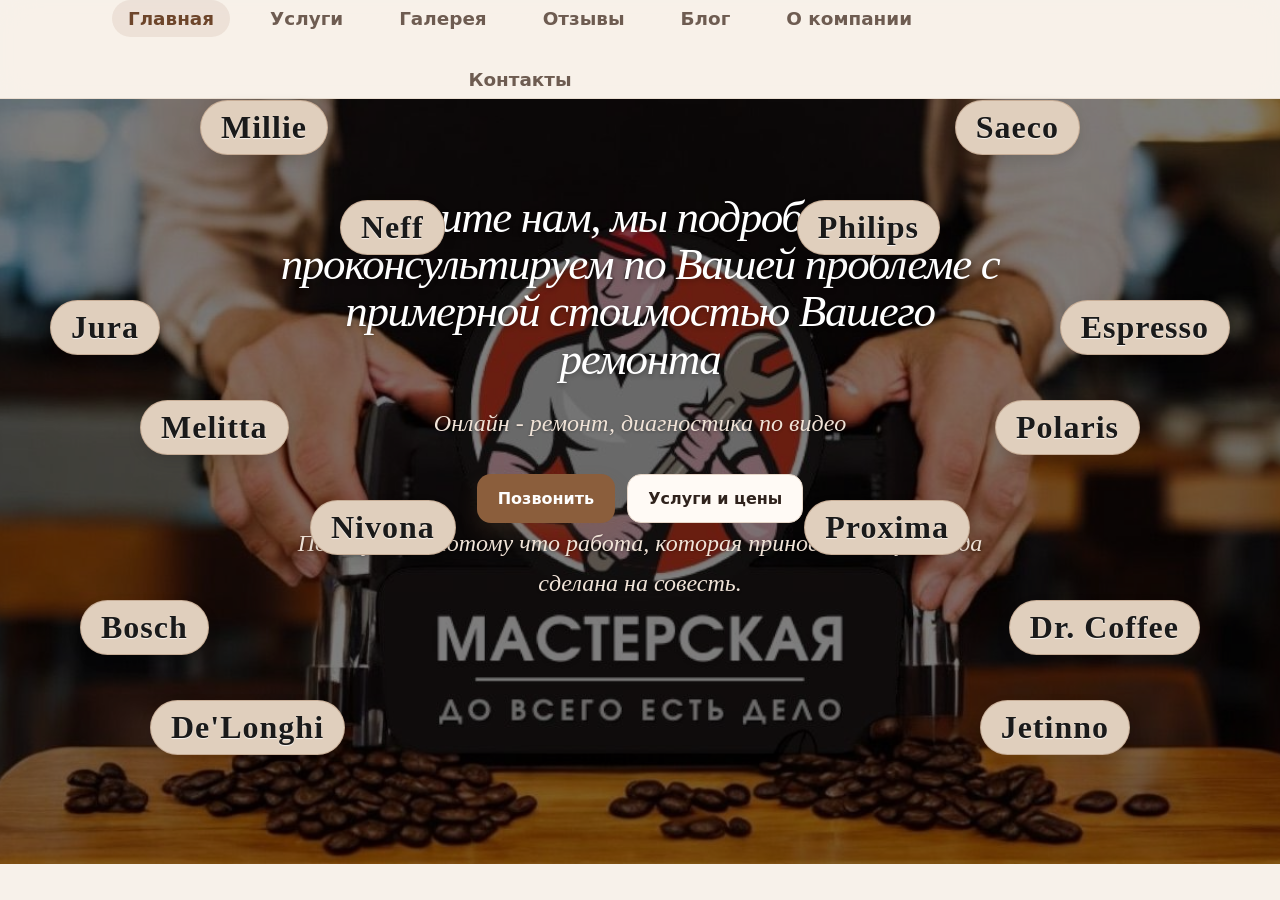
<file: index.html>
<!doctype html>
<html lang="ru">
<head>
  <meta charset="utf-8" />
  <meta name="viewport" content="width=device-width, initial-scale=1" />
  <title>Coffee Repair — ремонт кофемашин</title>
  <link rel="stylesheet" href="css/style.css" />
</head>
<body class="has-corner-logo">
<header>
  <div class="container nav">
    <button class="menu-btn" data-menu-btn type="button">Меню</button>
    <nav class="nav-links" data-nav-links>
      <a data-nav-link href="index.html">Главная</a>
      <a data-nav-link href="services.html">Услуги</a>
      <a data-nav-link href="gallery.html">Галерея</a>
      <a data-nav-link href="reviews.html">Отзывы</a>
      <a data-nav-link href="blog.html">Блог</a>
      <a data-nav-link href="about.html">О компании</a>
      <a data-nav-link href="contacts.html">Контакты</a>
    </nav>
  </div>
</header>

<div class="brand-float brand-left" style="top: 100px; left: 200px;">Millie</div>
<div class="brand-float brand-left" style="top: 200px; left: 340px;">Neff</div>
<div class="brand-float brand-left" style="top: 300px; left: 50px;">Jura</div>
<div class="brand-float brand-left" style="top: 400px; left: 140px;">Melitta</div>
<div class="brand-float brand-left" style="top: 500px; left: 310px;">Nivona</div>
<div class="brand-float brand-left" style="top: 600px; left: 80px;">Bosch</div>
<div class="brand-float brand-left" style="top: 700px; left: 150px;">De'Longhi</div>

<!-- Правые бренды с уникальными отступами от правого края (right) и сверху (top) -->
<div class="brand-float brand-right" style="top: 100px; right: 200px;">Saeco</div>
<div class="brand-float brand-right" style="top: 200px; right: 340px;">Philips</div>
<div class="brand-float brand-right" style="top: 300px; right: 50px;">Espresso</div>
<div class="brand-float brand-right" style="top: 400px; right: 140px;">Polaris</div>
<div class="brand-float brand-right" style="top: 500px; right: 310px;">Proxima</div>
<div class="brand-float brand-right" style="top: 600px; right: 80px;">Dr. Coffee</div>
<div class="brand-float brand-right" style="top: 700px; right: 150px;">Jetinno</div>

<main>
  <section class="hero-bg" style="background-image: url('images/bgIndex.png');">
    <div class="container hero-centered">
      <div class="hero-content" style="margin-top: -15vh;">
        <h1>Звоните нам, мы подробно Вас проконсультируем по Вашей проблеме с примерной стоимостью Вашего ремонта</h1>
        <p class="lead">Онлайн - ремонт, диагностика по видео</p>
        <div class="btn-row">
          <a class="btn btn-primary" href="contacts.html">Позвонить</a>
          <a class="btn btn-secondary" href="services.html">Услуги и цены</a>
        </div>
        <p class="lead">Почему мы? Потому что работа, которая приносит кайф, всегда сделана на совесть.</p>
      </div>
    </div>
  </section>
</main>

<footer>
</footer>

<script src="js/main.js"></script>
</body>
</html>
</file>
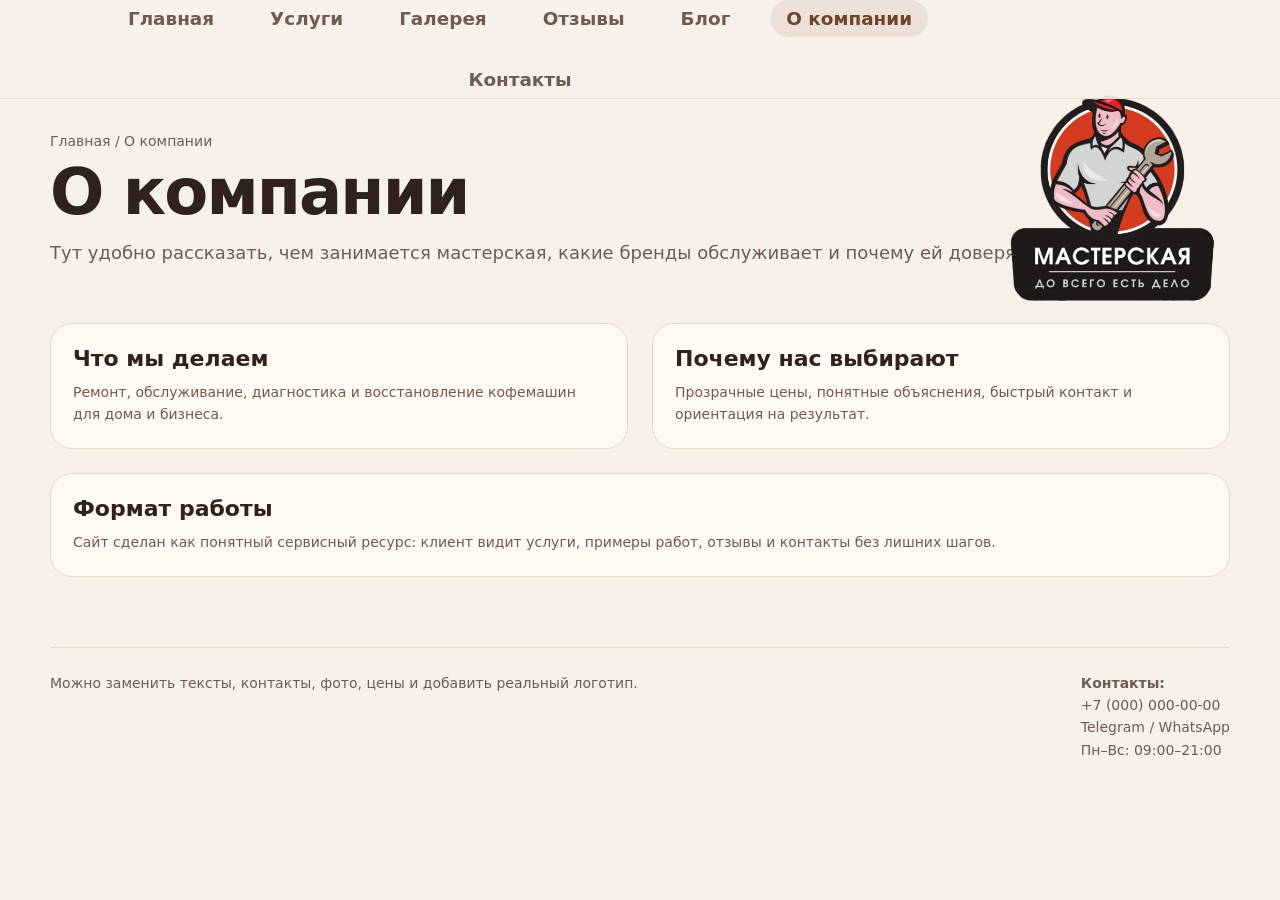
<file: about.html>
<!doctype html>
<html lang="ru">
<head>
  <meta charset="utf-8" />
  <meta name="viewport" content="width=device-width, initial-scale=1" />
  <title>Coffee Repair — название страницы</title>
  <link rel="stylesheet" href="css/style.css" />
</head>
<body class="has-corner-logo">
<header>
  <div class="container nav">
    <button class="menu-btn" data-menu-btn type="button">Меню</button>
    <nav class="nav-links" data-nav-links>
      <a data-nav-link href="index.html">Главная</a>
      <a data-nav-link href="services.html">Услуги</a>
      <a data-nav-link href="gallery.html">Галерея</a>
      <a data-nav-link href="reviews.html">Отзывы</a>
      <a data-nav-link href="blog.html">Блог</a>
      <a data-nav-link href="about.html">О компании</a>
      <a data-nav-link href="contacts.html">Контакты</a>
    </nav>
  </div>
</header>

<div class="logo-corner">
  <a href="index.html">
    <img src="images/logo.png" alt="Coffee Repair — ремонт кофемашин">
  </a>
</div>

<main>

<section class="page-title">
  <div class="container">
    <div class="breadcrumbs">Главная / О компании</div>
    <h1>О компании</h1>
    <p class="lead" style="margin-top:12px;">
      Тут удобно рассказать, чем занимается мастерская, какие бренды обслуживает и почему ей доверяют.
    </p>
  </div>
</section>

<section class="section-tight">
  <div class="container grid two-col">
    <div class="info-card">
      <h3>Что мы делаем</h3>
      <p class="small" style="margin-top:10px;">
        Ремонт, обслуживание, диагностика и восстановление кофемашин для дома и бизнеса.
      </p>
    </div>
    <div class="info-card">
      <h3>Почему нас выбирают</h3>
      <p class="small" style="margin-top:10px;">
        Прозрачные цены, понятные объяснения, быстрый контакт и ориентация на результат.
      </p>
    </div>
  </div>
  <div class="container" style="margin-top:24px;">
    <div class="info-card">
      <h3>Формат работы</h3>
      <p class="small" style="margin-top:10px;">
        Сайт сделан как понятный сервисный ресурс: клиент видит услуги, примеры работ, отзывы и контакты без лишних шагов.
      </p>
    </div>
  </div>
</section>

</main>

<footer class="footer">
  <div class="container footer-inner">
    <div>
      <div class="brand" style="margin-bottom:10px;">
        <div class="brand-mark">☕</div>
        <div>
          <span>COFFEE REPAIR</span>
          <small>черновой шаблон сайта</small>
        </div>
      </div>
      <p class="small">Можно заменить тексты, контакты, фото, цены и добавить реальный логотип.</p>
    </div>
    <div class="small">
      <strong>Контакты:</strong><br>
      +7 (000) 000-00-00<br>
      Telegram / WhatsApp<br>
      Пн–Вс: 09:00–21:00
    </div>
  </div>
</footer>

<script src="js/main.js"></script>
</body>
</html>
</file>
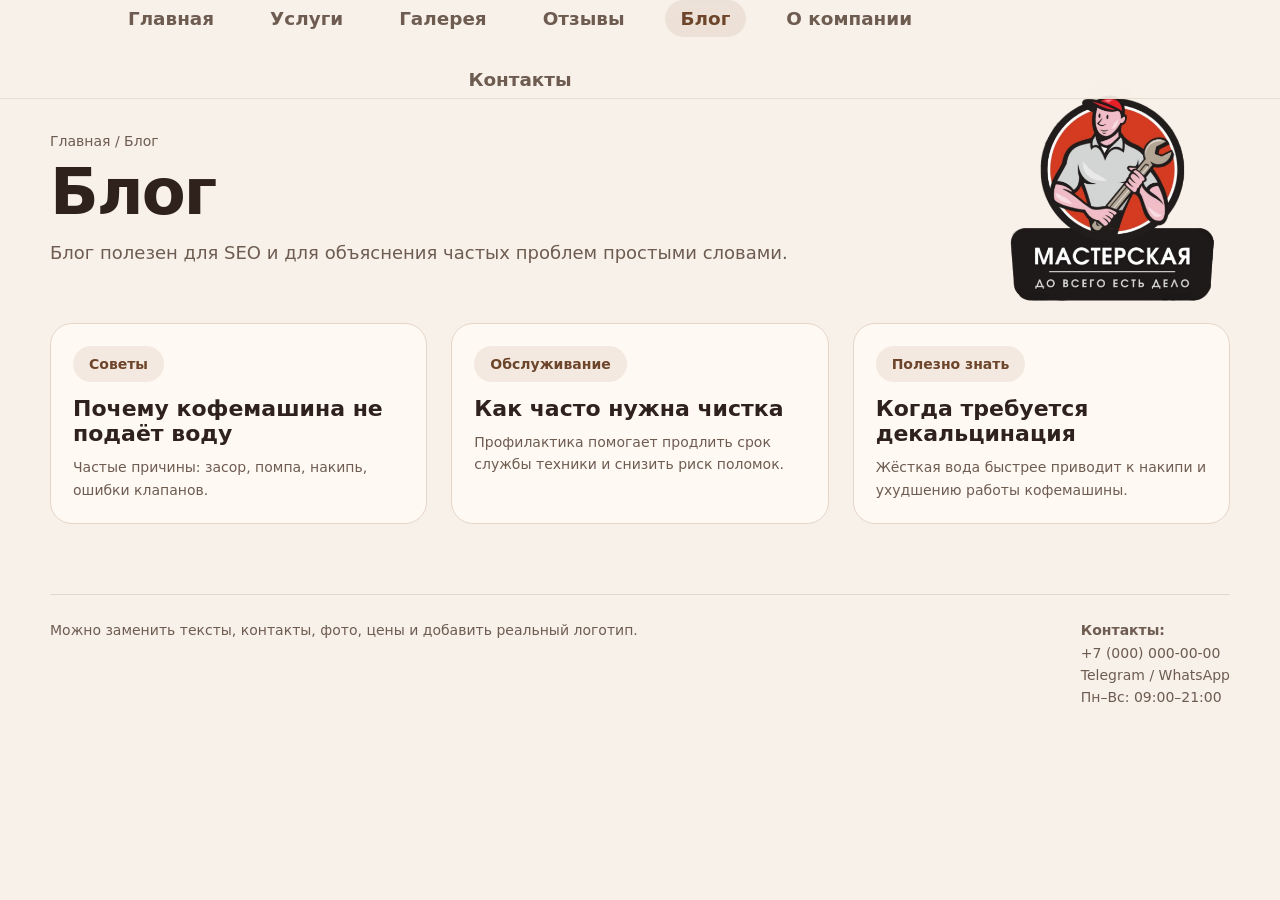
<file: blog.html>
<!doctype html>
<html lang="ru">
<head>
  <meta charset="utf-8" />
  <meta name="viewport" content="width=device-width, initial-scale=1" />
  <title>Coffee Repair — название страницы</title>
  <link rel="stylesheet" href="css/style.css" />
</head>
<body class="has-corner-logo">
<header>
  <div class="container nav">
    <button class="menu-btn" data-menu-btn type="button">Меню</button>
    <nav class="nav-links" data-nav-links>
      <a data-nav-link href="index.html">Главная</a>
      <a data-nav-link href="services.html">Услуги</a>
      <a data-nav-link href="gallery.html">Галерея</a>
      <a data-nav-link href="reviews.html">Отзывы</a>
      <a data-nav-link href="blog.html">Блог</a>
      <a data-nav-link href="about.html">О компании</a>
      <a data-nav-link href="contacts.html">Контакты</a>
    </nav>
  </div>
</header>

<div class="logo-corner">
  <a href="index.html">
    <img src="images/logo.png" alt="Coffee Repair — ремонт кофемашин">
  </a>
</div>

<main>

<section class="page-title">
  <div class="container">
    <div class="breadcrumbs">Главная / Блог</div>
    <h1>Блог</h1>
    <p class="lead" style="margin-top:12px;">Блог полезен для SEO и для объяснения частых проблем простыми словами.</p>
  </div>
</section>

<section class="section-tight">
  <div class="container grid three-col">
    <article class="blog-card">
      <div class="pill">Советы</div>
      <h3 style="margin-top:14px;">Почему кофемашина не подаёт воду</h3>
      <p class="small" style="margin-top:10px;">Частые причины: засор, помпа, накипь, ошибки клапанов.</p>
    </article>
    <article class="blog-card">
      <div class="pill">Обслуживание</div>
      <h3 style="margin-top:14px;">Как часто нужна чистка</h3>
      <p class="small" style="margin-top:10px;">Профилактика помогает продлить срок службы техники и снизить риск поломок.</p>
    </article>
    <article class="blog-card">
      <div class="pill">Полезно знать</div>
      <h3 style="margin-top:14px;">Когда требуется декальцинация</h3>
      <p class="small" style="margin-top:10px;">Жёсткая вода быстрее приводит к накипи и ухудшению работы кофемашины.</p>
    </article>
  </div>
</section>

</main>

<footer class="footer">
  <div class="container footer-inner">
    <div>
      <div class="brand" style="margin-bottom:10px;">
        <div class="brand-mark">☕</div>
        <div>
          <span>COFFEE REPAIR</span>
          <small>черновой шаблон сайта</small>
        </div>
      </div>
      <p class="small">Можно заменить тексты, контакты, фото, цены и добавить реальный логотип.</p>
    </div>
    <div class="small">
      <strong>Контакты:</strong><br>
      +7 (000) 000-00-00<br>
      Telegram / WhatsApp<br>
      Пн–Вс: 09:00–21:00
    </div>
  </div>
</footer>

<script src="js/main.js"></script>
</body>
</html>
</file>
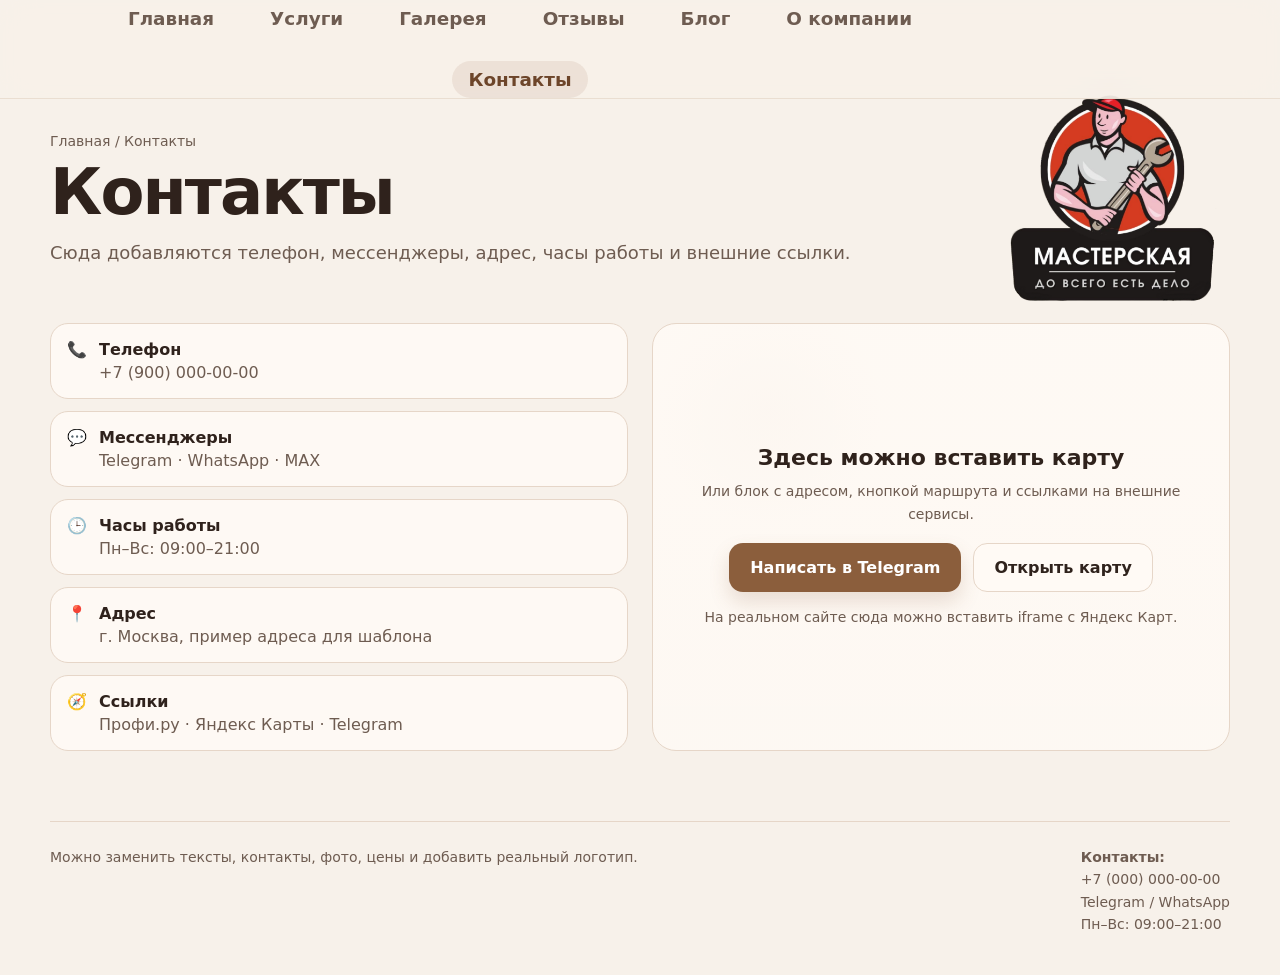
<file: contacts.html>
<!doctype html>
<html lang="ru">
<head>
  <meta charset="utf-8" />
  <meta name="viewport" content="width=device-width, initial-scale=1" />
  <title>Coffee Repair — название страницы</title>
  <link rel="stylesheet" href="css/style.css" />
</head>
<body class="has-corner-logo">
<header>
  <div class="container nav">
    <button class="menu-btn" data-menu-btn type="button">Меню</button>
    <nav class="nav-links" data-nav-links>
      <a data-nav-link href="index.html">Главная</a>
      <a data-nav-link href="services.html">Услуги</a>
      <a data-nav-link href="gallery.html">Галерея</a>
      <a data-nav-link href="reviews.html">Отзывы</a>
      <a data-nav-link href="blog.html">Блог</a>
      <a data-nav-link href="about.html">О компании</a>
      <a data-nav-link href="contacts.html">Контакты</a>
    </nav>
  </div>
</header>

<div class="logo-corner">
  <a href="index.html">
    <img src="images/logo.png" alt="Coffee Repair — ремонт кофемашин">
  </a>
</div>

<main>

<section class="page-title">
  <div class="container">
    <div class="breadcrumbs">Главная / Контакты</div>
    <h1>Контакты</h1>
    <p class="lead" style="margin-top:12px;">Сюда добавляются телефон, мессенджеры, адрес, часы работы и внешние ссылки.</p>
  </div>
</section>

<section class="section-tight">
  <div class="container grid two-col">
    <div class="contact-list">
      <div class="contact-item">
        <div>📞</div>
        <div>
          <strong>Телефон</strong>
          <span>+7 (900) 000-00-00</span>
        </div>
      </div>
      <div class="contact-item">
        <div>💬</div>
        <div>
          <strong>Мессенджеры</strong>
          <span>Telegram · WhatsApp · MAX</span>
        </div>
      </div>
      <div class="contact-item">
        <div>🕒</div>
        <div>
          <strong>Часы работы</strong>
          <span>Пн–Вс: 09:00–21:00</span>
        </div>
      </div>
      <div class="contact-item">
        <div>📍</div>
        <div>
          <strong>Адрес</strong>
          <span>г. Москва, пример адреса для шаблона</span>
        </div>
      </div>
      <div class="contact-item">
        <div>🧭</div>
        <div>
          <strong>Ссылки</strong>
          <span>Профи.ру · Яндекс Карты · Telegram</span>
        </div>
      </div>
    </div>

    <div class="map-box">
      <div>
        <h3>Здесь можно вставить карту</h3>
        <p class="small" style="margin-top:10px;">Или блок с адресом, кнопкой маршрута и ссылками на внешние сервисы.</p>
        <div class="btn-row" style="justify-content:center; margin-top:18px;">
          <a class="btn btn-primary" href="#">Написать в Telegram</a>
          <a class="btn btn-secondary" href="#">Открыть карту</a>
        </div>
        <p class="small" style="margin-top:14px;">На реальном сайте сюда можно вставить iframe с Яндекс Карт.</p>
      </div>
    </div>
  </div>
</section>

</main>

<footer class="footer">
  <div class="container footer-inner">
    <div>
      <div class="brand" style="margin-bottom:10px;">
        <div class="brand-mark">☕</div>
        <div>
          <span>COFFEE REPAIR</span>
          <small>черновой шаблон сайта</small>
        </div>
      </div>
      <p class="small">Можно заменить тексты, контакты, фото, цены и добавить реальный логотип.</p>
    </div>
    <div class="small">
      <strong>Контакты:</strong><br>
      +7 (000) 000-00-00<br>
      Telegram / WhatsApp<br>
      Пн–Вс: 09:00–21:00
    </div>
  </div>
</footer>

<script src="js/main.js"></script>
</body>
</html>
</file>
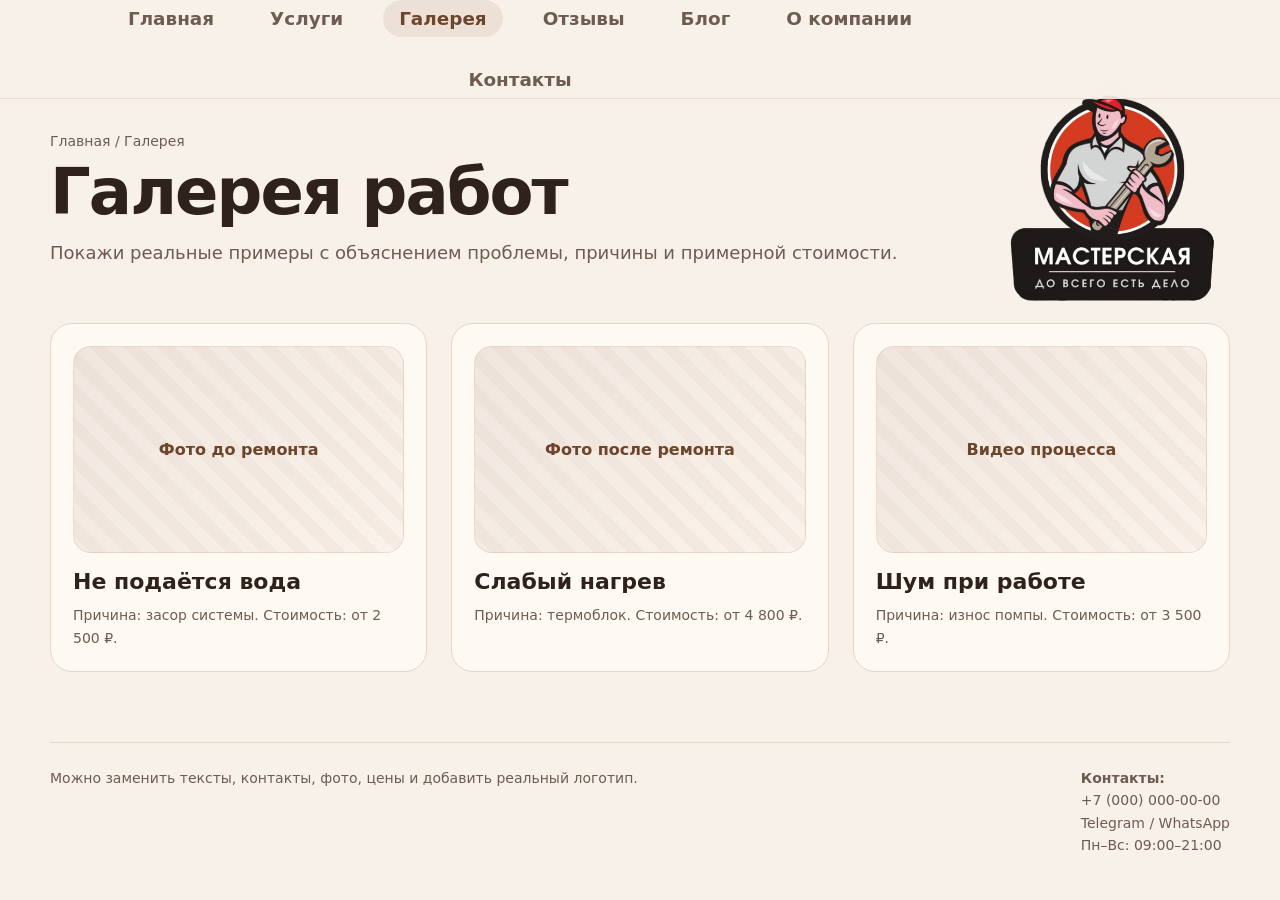
<file: gallery.html>
<!doctype html>
<html lang="ru">
<head>
  <meta charset="utf-8" />
  <meta name="viewport" content="width=device-width, initial-scale=1" />
  <title>Coffee Repair — название страницы</title>
  <link rel="stylesheet" href="css/style.css" />
</head>
<body class="has-corner-logo">
<header>
  <div class="container nav">
    <button class="menu-btn" data-menu-btn type="button">Меню</button>
    <nav class="nav-links" data-nav-links>
      <a data-nav-link href="index.html">Главная</a>
      <a data-nav-link href="services.html">Услуги</a>
      <a data-nav-link href="gallery.html">Галерея</a>
      <a data-nav-link href="reviews.html">Отзывы</a>
      <a data-nav-link href="blog.html">Блог</a>
      <a data-nav-link href="about.html">О компании</a>
      <a data-nav-link href="contacts.html">Контакты</a>
    </nav>
  </div>
</header>

<div class="logo-corner">
  <a href="index.html">
    <img src="images/logo.png" alt="Coffee Repair — ремонт кофемашин">
  </a>
</div>

<main>

<section class="page-title">
  <div class="container">
    <div class="breadcrumbs">Главная / Галерея</div>
    <h1>Галерея работ</h1>
    <p class="lead" style="margin-top:12px;">Покажи реальные примеры с объяснением проблемы, причины и примерной стоимости.</p>
  </div>
</section>

<section class="section-tight">
  <div class="container grid three-col">
    <div class="gallery-item">
      <div class="placeholder">Фото до ремонта</div>
      <h3 style="margin-top:16px;">Не подаётся вода</h3>
      <p class="small" style="margin-top:10px;">Причина: засор системы. Стоимость: от 2 500 ₽.</p>
    </div>
    <div class="gallery-item">
      <div class="placeholder">Фото после ремонта</div>
      <h3 style="margin-top:16px;">Слабый нагрев</h3>
      <p class="small" style="margin-top:10px;">Причина: термоблок. Стоимость: от 4 800 ₽.</p>
    </div>
    <div class="gallery-item">
      <div class="placeholder">Видео процесса</div>
      <h3 style="margin-top:16px;">Шум при работе</h3>
      <p class="small" style="margin-top:10px;">Причина: износ помпы. Стоимость: от 3 500 ₽.</p>
    </div>
  </div>
</section>

</main>

<footer class="footer">
  <div class="container footer-inner">
    <div>
      <div class="brand" style="margin-bottom:10px;">
        <div class="brand-mark">☕</div>
        <div>
          <span>COFFEE REPAIR</span>
          <small>черновой шаблон сайта</small>
        </div>
      </div>
      <p class="small">Можно заменить тексты, контакты, фото, цены и добавить реальный логотип.</p>
    </div>
    <div class="small">
      <strong>Контакты:</strong><br>
      +7 (000) 000-00-00<br>
      Telegram / WhatsApp<br>
      Пн–Вс: 09:00–21:00
    </div>
  </div>
</footer>

<script src="js/main.js"></script>
</body>
</html>
</file>
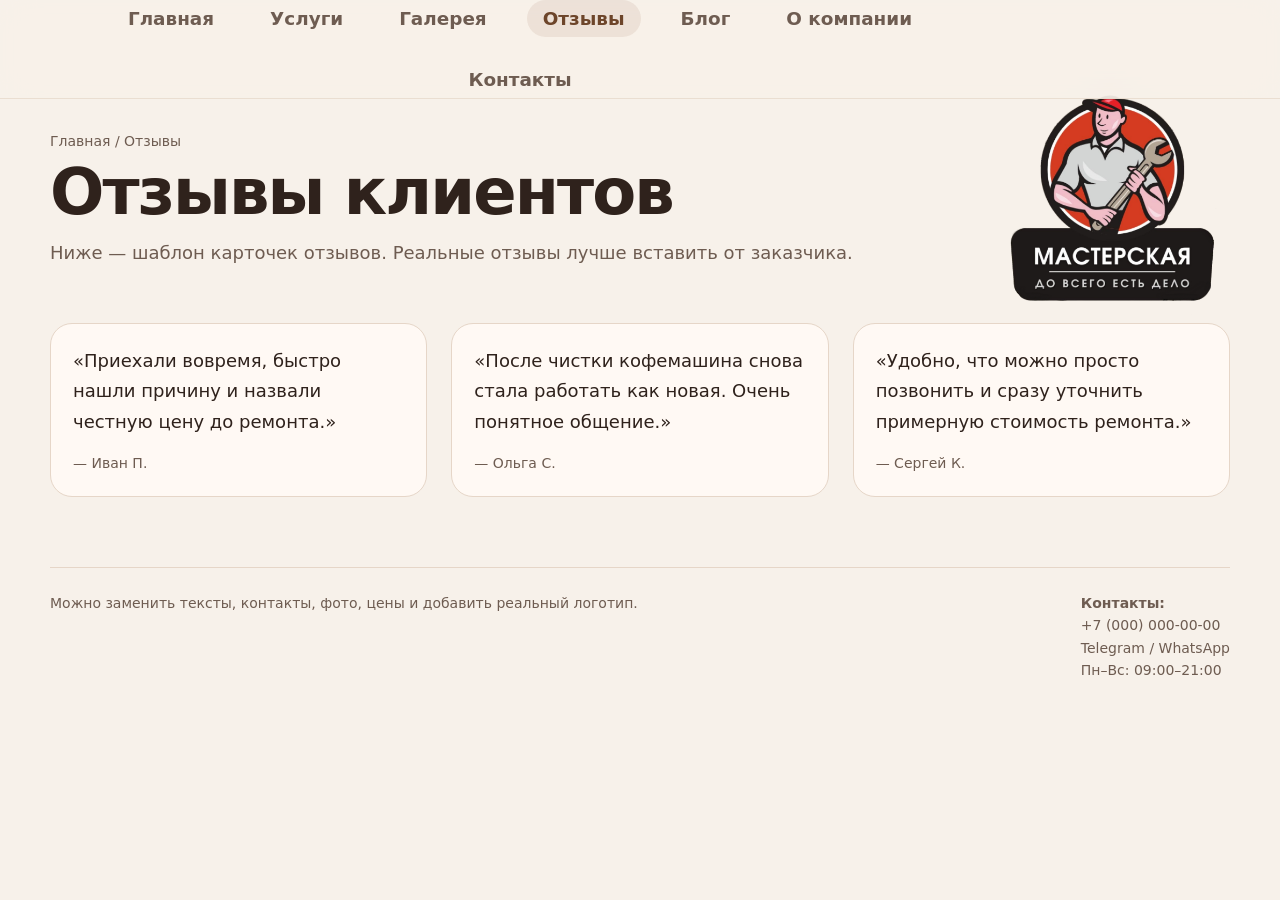
<file: reviews.html>
<!doctype html>
<html lang="ru">
<head>
  <meta charset="utf-8" />
  <meta name="viewport" content="width=device-width, initial-scale=1" />
  <title>Coffee Repair — отзывы</title>
  <meta name="description" content="Сайт-визитка и сервисный сайт по ремонту кофемашин" />
  <!doctype html>
  <html lang="ru">
  <head>
    <meta charset="utf-8" />
    <meta name="viewport" content="width=device-width, initial-scale=1" />
    <title>Coffee Repair — название страницы</title>
    <link rel="stylesheet" href="css/style.css" />
  </head>
  <body class="has-corner-logo">
  <header>
    <div class="container nav">
      <button class="menu-btn" data-menu-btn type="button">Меню</button>
      <nav class="nav-links" data-nav-links>
        <a data-nav-link href="index.html">Главная</a>
        <a data-nav-link href="services.html">Услуги</a>
        <a data-nav-link href="gallery.html">Галерея</a>
        <a data-nav-link href="reviews.html">Отзывы</a>
        <a data-nav-link href="blog.html">Блог</a>
        <a data-nav-link href="about.html">О компании</a>
        <a data-nav-link href="contacts.html">Контакты</a>
      </nav>
    </div>
  </header>

  <div class="logo-corner">
    <a href="index.html">
      <img src="images/logo.png" alt="Coffee Repair — ремонт кофемашин">
    </a>
  </div>

  <main>

<section class="page-title">
  <div class="container">
    <div class="breadcrumbs">Главная / Отзывы</div>
    <h1>Отзывы клиентов</h1>
    <p class="lead" style="margin-top:12px;">Ниже — шаблон карточек отзывов. Реальные отзывы лучше вставить от заказчика.</p>
  </div>
</section>

<section class="section-tight">
  <div class="container grid three-col">
    <div class="review">
      <p class="quote">«Приехали вовремя, быстро нашли причину и назвали честную цену до ремонта.»</p>
      <p class="small" style="margin-top:14px;">— Иван П.</p>
    </div>
    <div class="review">
      <p class="quote">«После чистки кофемашина снова стала работать как новая. Очень понятное общение.»</p>
      <p class="small" style="margin-top:14px;">— Ольга С.</p>
    </div>
    <div class="review">
      <p class="quote">«Удобно, что можно просто позвонить и сразу уточнить примерную стоимость ремонта.»</p>
      <p class="small" style="margin-top:14px;">— Сергей К.</p>
    </div>
  </div>
</section>

</main>

<footer class="footer">
  <div class="container footer-inner">
    <div>
      <div class="brand" style="margin-bottom:10px;">
        <div class="brand-mark">☕</div>
        <div>
          <span>COFFEE REPAIR</span>
          <small>черновой шаблон сайта</small>
        </div>
      </div>
      <p class="small">Можно заменить тексты, контакты, фото, цены и добавить реальный логотип.</p>
    </div>
    <div class="small">
      <strong>Контакты:</strong><br>
      +7 (000) 000-00-00<br>
      Telegram / WhatsApp<br>
      Пн–Вс: 09:00–21:00
    </div>
  </div>
</footer>

<script src="js/main.js"></script>
</body>
</html>
</file>
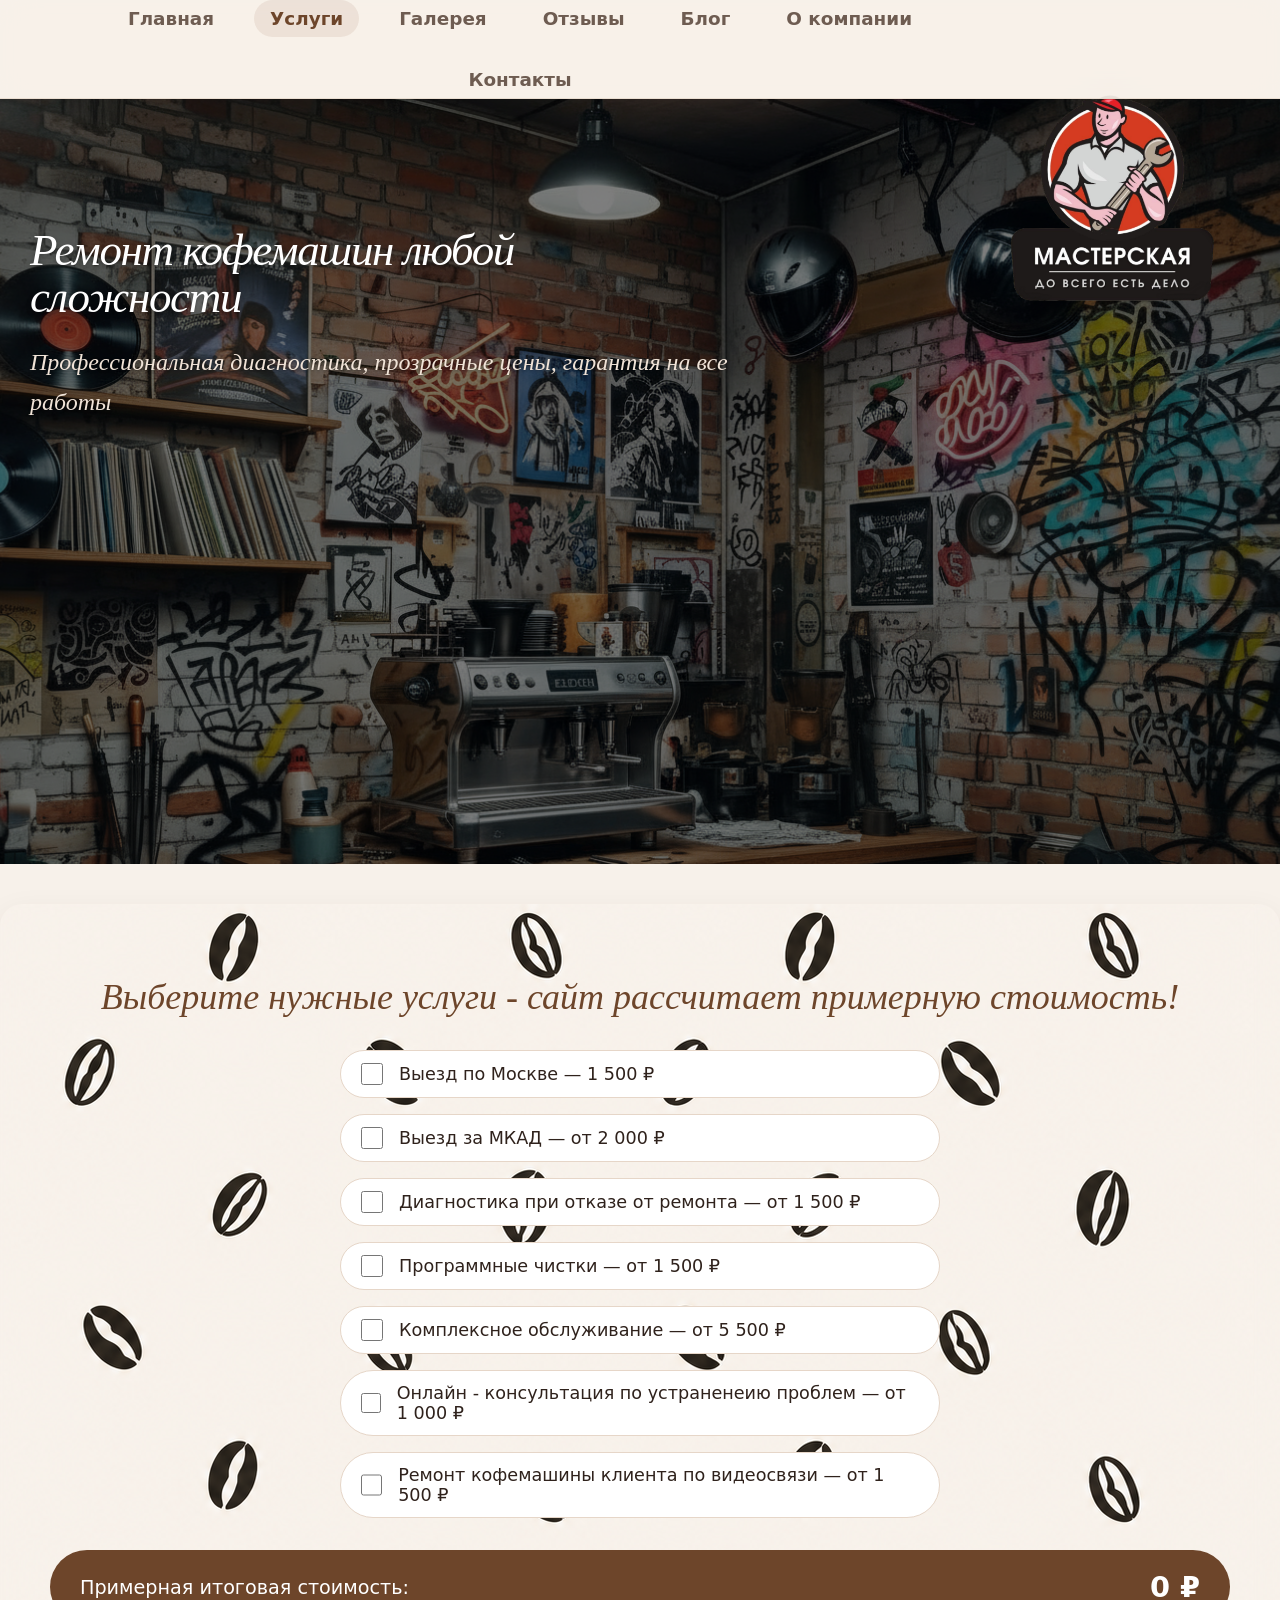
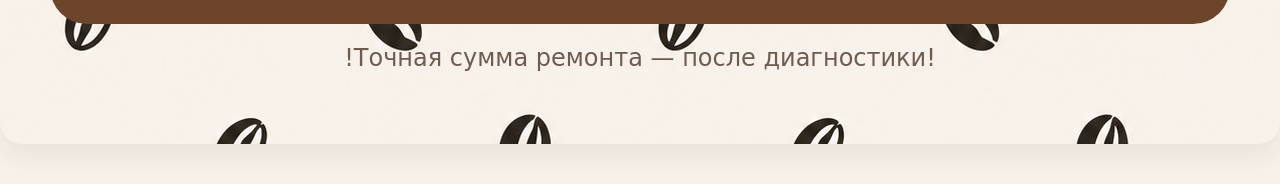
<file: services.html>
<!doctype html>
<html lang="ru">
<head>
  <meta charset="utf-8" />
  <meta name="viewport" content="width=device-width, initial-scale=1" />
  <title>Coffee Repair — услуги и цены</title>
  <link rel="stylesheet" href="css/style.css" />
</head>
<body class="has-corner-logo">
<header>
  <div class="container nav">
    <button class="menu-btn" data-menu-btn type="button">Меню</button>
    <nav class="nav-links" data-nav-links>
      <a data-nav-link href="index.html">Главная</a>
      <a data-nav-link href="services.html">Услуги</a>
      <a data-nav-link href="gallery.html">Галерея</a>
      <a data-nav-link href="reviews.html">Отзывы</a>
      <a data-nav-link href="blog.html">Блог</a>
      <a data-nav-link href="about.html">О компании</a>
      <a data-nav-link href="contacts.html">Контакты</a>
    </nav>
  </div>
</header>

<div class="logo-corner">
  <a href="index.html">
    <img src="images/logo.png" alt="Coffee Repair — ремонт кофемашин">
  </a>
</div>

<main>
  <!-- Hero-блок с фоном, текст слева сверху -->
  <section class="hero-bg hero-left-top" style="background-image: url('images/bgServices.png');">
    <div class="container hero-centered-left">
      <div class="hero-content-left">
        <h1>Ремонт кофемашин любой сложности</h1>
        <p class="lead">Профессиональная диагностика, прозрачные цены, гарантия на все работы</p>
      </div>
    </div>
  </section>

  <!-- Новый блок: список услуг с чекбоксами и итоговой стоимостью -->
  <section class="section services-checklist">
    <div class="container">
      <div class="section-title-center">Выберите нужные услуги - сайт рассчитает примерную стоимость!</div>
      <div class="checklist-grid">
        <label class="checklist-item">
          <input type="checkbox" data-service-price="1500"> Выезд по Москве — 1 500 ₽
        </label>
        <label class="checklist-item">
          <input type="checkbox" data-service-price="2000"> Выезд за МКАД — от 2 000 ₽
        </label>
        <label class="checklist-item">
          <input type="checkbox" data-service-price="1500"> Диагностика при отказе от ремонта — от 1 500 ₽
        </label>
        <label class="checklist-item">
          <input type="checkbox" data-service-price="1500"> Программные чистки — от 1 500 ₽
        </label>
        <label class="checklist-item">
          <input type="checkbox" data-service-price="5500"> Комплексное обслуживание — от 5 500 ₽
        </label>
        <label class="checklist-item">
          <input type="checkbox" data-service-price="1000"> Онлайн - консультация по устраненеию проблем — от 1 000 ₽
        </label>
        <label class="checklist-item">
          <input type="checkbox" data-service-price="1500"> Ремонт кофемашины клиента по видеосвязи — от 1 500 ₽
        </label>
      </div>
      <div class="checklist-total">
        <span>Примерная итоговая стоимость:</span>
        <span class="total-price">0 ₽</span>
      </div>
      <p style="font-size: 1.5rem; color: var(--muted); text-align: center; margin-top: 20px;">!Точная сумма ремонта — после диагностики!</p>
    </div>
  </section>
</main>

<footer>
</footer>

<script src="js/main.js"></script>
</body>
</html>
</file>
<file: css/style.css>
:root{
  --bg:#f7f1ea;
  --surface:#fffaf5;
  --surface-2:#f0e3d7;
  --text:#2f221c;
  --muted:#6e5c51;
  --primary:#8b5e3c;
  --primary-dark:#6d452a;
  --accent:#c99261;
  --line:#e6d6c8;
  --shadow:0 10px 30px rgba(68,42,24,0.08);
  --radius:22px;
  --max:1180px;
}

* {
  box-sizing: border-box;
}
html {
  scroll-behavior: smooth;
}

body {
  margin: 0;
  font-family: Inter, system-ui, -apple-system, 'Segoe UI', Roboto, Arial, sans-serif;
  color: var(--text);
  background-color: var(--bg); /* цвет, если картинка не загрузится */
  min-height: 100vh;
}

img {
  max-width: 100%;
  display: block;
}
a {
  color: inherit;
  text-decoration: none;
}
button, input, select, textarea {
  font: inherit;
}
.container {
  width: min(var(--max), calc(100% - 32px));
  margin: 0 auto;
}
.section {
  padding: 72px 0;
}
.section-tight {
  padding: 42px 0;
}
.grid {
  display: grid;
  gap: 24px;
}
.card {
  background: rgba(255,250,245,0.92);
  border: 1px solid var(--line);
  border-radius: var(--radius);
  box-shadow: var(--shadow);
}
.pill {
  display: inline-flex;
  align-items: center;
  gap: 8px;
  padding: 10px 16px;
  border-radius: 999px;
  background: rgba(139,94,60,0.10);
  color: var(--primary-dark);
  font-weight: 600;
  font-size: 14px;
}
.small {
  font-size: 14px;
  color: var(--muted);
  line-height: 1.6;
}
.muted {
  color: var(--muted);
}
h1, h2, h3, h4, p {
  margin: 0;
}
h1 {
  font-size: clamp(38px, 5vw, 64px);
  line-height: 1.05;
  letter-spacing: -0.03em;
}
h2 {
  font-size: clamp(28px, 3vw, 42px);
  line-height: 1.1;
  letter-spacing: -0.02em;
}
h3 {
  font-size: 22px;
  line-height: 1.15;
}
.lead {
  font-size: 18px;
  line-height: 1.7;
  color: var(--muted);
}
.kicker {
  margin-bottom: 14px;
}
.btn-row {
  display: flex;
  flex-wrap: wrap;
  gap: 12px;
}
.btn {
  display: inline-flex;
  align-items: center;
  justify-content: center;
  gap: 10px;
  padding: 14px 20px;
  border-radius: 14px;
  border: 1px solid transparent;
  transition: 0.2s ease;
  cursor: pointer;
  font-weight: 700;
}
.btn-primary {
  background: var(--primary);
  color: #fff;
  box-shadow: 0 10px 20px rgba(139,94,60,0.18);
}
.btn-primary:hover {
  background: var(--primary-dark);
  transform: translateY(-1px);
}
.btn-secondary {
  background: var(--surface);
  border-color: var(--line);
  color: var(--text);
}
.btn-secondary:hover {
  border-color: #c9b4a4;
  transform: translateY(-1px);
}
.badges {
  display: flex;
  flex-wrap: wrap;
  gap: 10px;
  margin-top: 22px;
}
.badge {
  padding: 9px 14px;
  border-radius: 999px;
  background: rgba(255,255,255,0.55);
  border: 1px solid var(--line);
  color: var(--muted);
  font-size: 14px;
}
header {
  position: sticky;
  top: 0;
  z-index: 100;
  backdrop-filter: saturate(180%) blur(18px);
  background: rgba(247,241,234,0.84);
  border-bottom: 1px solid rgba(230,214,200,0.7);
}
.nav {
  display: flex;
  align-items: center;
  justify-content: center;
  min-height: 80px;
  gap: 16px;
  position: relative;
}
.brand {
  display: none;
}
.nav-links {
  display: flex;
  gap: 1.5rem;
  flex-wrap: wrap;
  align-items: center;
  justify-content: center;
  width: 100%;
}
.nav-links a {
  padding: 0.5rem 1rem;
  border-radius: 20px;
  color: var(--muted);
  font-weight: 600;
  font-size: 1.15rem;
  white-space: nowrap;
  transition: 0.2s;
}
.nav-links a:hover,
.nav-links a.active {
  background: rgba(139,94,60,0.10);
  color: var(--primary-dark);
}
.menu-btn {
  display: none;
  background: var(--surface);
  border: 1px solid var(--line);
  border-radius: 14px;
  padding: 12px 14px;
  cursor: pointer;
}
@media (max-width: 760px) {
  .nav {
    min-height: auto;
    flex-wrap: wrap;
    justify-content: space-between;
  }
  .menu-btn {
    display: inline-flex;
  }
  .nav-links {
    display: none;
    width: 100%;
    padding: 1rem 0;
    gap: 0.75rem;
    flex-direction: column;
  }
  .nav-links.open {
    display: flex;
  }
  .nav-links a {
    font-size: 1.2rem;
    white-space: normal;
    text-align: center;
    padding: 0.75rem;
  }
}

/* ———— Логотип только на главной ———— */
.logo-corner {
  position: absolute;
  top: 70px;
  right: 30px;
  z-index: 50;
  width: 280px;
  max-width: 35vw;
}
.logo-corner img {
  width: 100%;
  height: auto;
  display: block;
}
@media (max-width: 760px) {
  .logo-corner {
    top: 30px;
    right: 15px;
    width: 180px;
  }
}
body.has-corner-logo .nav-links {
  padding-right: 240px;
}
@media (max-width: 760px) {
  body.has-corner-logo .nav-links {
    padding-right: 120px;
  }
}

/* ———— Герой-блок с фоном ———— */
.hero-bg {
  position: relative;
  min-height: 85vh;
  display: flex;
  align-items: flex-start;
  justify-content: center;
  text-align: center;
  background-size: cover;
  background-position: center;
}
.hero-bg::before {
  content: '';
  position: absolute;
  top: 0;
  left: 0;
  width: 100%;
  height: 100%;
  background: rgba(0, 0, 0, 0.5);
  z-index: 1;
}
.hero-centered {
  position: relative;
  z-index: 2;
  min-height: 85vh;
  display: flex;
  align-items: center;
  justify-content: center;
}
.hero-content {
  position: relative;
  z-index: 2;
  color: #fff;
  max-width: 800px;
  padding: 20px;
}
.hero-content h1 {
  font-size: clamp(35px, 8vw, 45px);
  margin-bottom: 20px;
  text-shadow: 0 2px 5px rgba(0,0,0,0.3);
  font-family: Georgia, 'Times New Roman', Times, serif;
  font-style: italic;
  font-weight: 400;
}
.hero-content .lead {
  font-size: 1.5rem;
  margin-bottom: 30px;
  color: #f0e3d7;
  text-shadow: 0 1px 3px rgba(0,0,0,0.3);
  font-family: Georgia, 'Times New Roman', Times, serif;
  font-style: italic;
}
.hero-content .btn-row {
  justify-content: center;
}
@media (max-width: 760px) {
  .hero-bg {
    min-height: 60vh;
  }
  .hero-content .lead {
    font-size: 1.2rem;
  }
  .hero-centered {
    min-height: auto;
    padding: 40px 0;
  }
}

/* ———— Бренды (простые теги) ———— */
.brands-tags {
  display: flex;
  flex-wrap: wrap;
  gap: 12px;
  justify-content: center;
}
.brand-tag {
  background: white;
  border: 1px solid var(--line);
  border-radius: 40px;
  padding: 8px 18px;
  font-weight: 500;
  color: var(--primary-dark);
}

/* ———— Стили для остальных страниц (услуги, галерея, отзывы, блог и т.д.) ———— */
.two-col {
  grid-template-columns: 1fr 1fr;
}
.three-col {
  grid-template-columns: repeat(3, 1fr);
}
.service {
  padding: 24px;
  border-radius: 22px;
  background: rgba(255,250,245,0.96);
  border: 1px solid var(--line);
}
.service-top {
  display: flex;
  align-items: flex-start;
  justify-content: space-between;
  gap: 12px;
  margin-bottom: 12px;
}
.price {
  font-weight: 800;
  color: var(--primary-dark);
}
.gallery-item, .review, .blog-card, .info-card {
  padding: 22px;
  border-radius: 22px;
  background: rgba(255,250,245,0.96);
  border: 1px solid var(--line);
}
.placeholder {
  aspect-ratio: 16 / 10;
  border-radius: 18px;
  background: linear-gradient(135deg, rgba(139,94,60,0.13), rgba(201,146,97,0.08)),
              repeating-linear-gradient(45deg, rgba(255,255,255,0.25), rgba(255,255,255,0.25) 12px, rgba(0,0,0,0.02) 12px, rgba(0,0,0,0.02) 24px);
  border: 1px solid rgba(139,94,60,0.12);
  display: grid;
  place-items: center;
  color: var(--primary-dark);
  font-weight: 700;
}
.quote {
  font-size: 18px;
  line-height: 1.7;
}
.calculator {
  display: grid;
  gap: 16px;
}
.calc-box {
  padding: 22px;
  border-radius: 22px;
  background: rgba(255,250,245,0.96);
  border: 1px solid var(--line);
}
.calc-total {
  display: flex;
  align-items: center;
  justify-content: space-between;
  gap: 12px;
  padding: 18px 20px;
  background: rgba(139,94,60,0.08);
  border-radius: 18px;
  font-size: 18px;
  font-weight: 800;
}
.timeline {
  display: grid;
  gap: 14px;
}
.step {
  padding: 18px 20px;
  border-radius: 18px;
  background: rgba(255,250,245,0.94);
  border: 1px solid var(--line);
}
.step strong {
  display: block;
  margin-bottom: 6px;
}
.contact-list {
  display: grid;
  gap: 12px;
}
.contact-item {
  display: flex;
  gap: 12px;
  align-items: flex-start;
  padding: 16px;
  border-radius: 18px;
  background: rgba(255,250,245,0.9);
  border: 1px solid var(--line);
}
.contact-item strong {
  display: block;
}
.contact-item span {
  display: block;
  color: var(--muted);
  margin-top: 4px;
}
.map-box {
  min-height: 340px;
  border-radius: 24px;
  border: 1px solid var(--line);
  background: linear-gradient(180deg, rgba(255,250,245,0.92), rgba(255,250,245,0.80)),
              radial-gradient(circle at 20% 20%, rgba(139,94,60,0.15), transparent 20%);
  display: grid;
  place-items: center;
  text-align: center;
  padding: 24px;
}
.page-title {
  padding: 34px 0 12px;
}
.breadcrumbs {
  color: var(--muted);
  font-size: 14px;
  margin-bottom: 10px;
}
.tags {
  display: flex;
  flex-wrap: wrap;
  gap: 10px;
  margin-top: 14px;
}
.tag {
  padding: 8px 12px;
  border-radius: 999px;
  background: rgba(139,94,60,0.08);
  border: 1px solid rgba(139,94,60,0.10);
  color: var(--primary-dark);
  font-size: 13px;
}
hr.sep {
  border: none;
  border-top: 1px solid var(--line);
  margin: 24px 0;
}
@media (max-width: 980px) {
  .two-col, .three-col {
    grid-template-columns: 1fr;
  }
  .hero-content {
    margin-top: 6vh;
  }
}

/* ———— Футер ———— */
.footer {
  padding: 28px 0 40px;
  color: var(--muted);
}
.footer-inner {
  display: flex;
  justify-content: space-between;
  gap: 20px;
  align-items: flex-start;
  flex-wrap: wrap;
  border-top: 1px solid var(--line);
  padding-top: 24px;
}

/* Общие стили для всех брендов */
.brand-float {
  position: absolute;
  z-index: 150;
  background: #e0cfbd;;
  backdrop-filter: blur(6px);
  border-radius: 50px;
  padding: 8px 20px;
  box-shadow: 0 6px 14px rgba(0, 0, 0, 0.1);
  border: 1px solid rgba(139, 94, 60, 0.3);
  transition: transform 0.2s ease;
  font-family: 'Georgia', 'Times New Roman', serif;
  font-weight: 700;
  font-size: 2rem;
  color: #1a1a1a;
  letter-spacing: 1px;
  text-shadow: 0 1px 1px rgba(255,255,255,0.8);
  white-space: nowrap;
}
.brand-float:hover {
  transform: scale(1.02);
  background: white;
}

/* Адаптация для планшетов – уменьшаем шрифт и отступы (inline-стили переопределят, но можно задать общие границы) */
@media (max-width: 900px) {
  .brand-float {
    padding: 5px 12px;
    font-size: 0.9rem;
  }
  /* Для планшетов можно скорректировать позиции, но inline-стили останутся – если нужно, добавьте !important или переопределите в медиа-запросе с помощью дополнительных классов */
}

/* На мобильных – скрываем все бренды */
@media (max-width: 650px) {
  .brand-float {
    display: none;
  }
}

/* Левое выравнивание контента в hero-блоке для страницы услуг */
.hero-centered-left {
  position: relative;
  z-index: 2;
  min-height: 85vh;
  display: flex;
  align-items: flex-start;
  justify-content: flex-start;
  text-align: left;
  padding: 20px;
}
.hero-content-left {
  position: relative;
  z-index: 2;
  color: #fff;
  max-width: 800px;
  margin-top: 12vh;
}
.hero-content-left h1 {
  font-size: clamp(35px, 8vw, 45px);
  margin-bottom: 20px;
  text-shadow: 0 2px 5px rgba(0,0,0,0.3);
  font-family: Georgia, 'Times New Roman', Times, serif;
  font-style: italic;
  font-weight: 400;
}
.hero-content-left .lead {
  font-size: 1.5rem;
  margin-bottom: 30px;
  color: #f0e3d7;
  text-shadow: 0 1px 3px rgba(0,0,0,0.3);
  font-family: Georgia, 'Times New Roman', Times, serif;
  font-style: italic;
}
@media (max-width: 760px) {
  .hero-content-left {
    margin-top: 6vh;
  }
  .hero-content-left .lead {
    font-size: 1.2rem;
  }
}

/* Специальный класс для hero с текстом слева сверху */
.hero-left-top {
  align-items: flex-start !important;
  justify-content: flex-start !important;
}
.hero-centered-left {
  position: relative;
  z-index: 2;
  width: 100%;
  padding: 20px 30px; /* маленькие отступы от краёв */
  margin: 0;
}
.hero-content-left {
  color: #fff;
  max-width: 700px;
  text-align: left; /* выравнивание текста влево */
}
.hero-content-left h1 {
  font-size: clamp(35px, 8vw, 45px);
  margin-bottom: 20px;
  text-shadow: 0 2px 5px rgba(0,0,0,0.3);
  font-family: Georgia, 'Times New Roman', Times, serif;
  font-style: italic;
  font-weight: 400;
}
.hero-content-left .lead {
  font-size: 1.5rem;
  margin-bottom: 0;
  color: #f0e3d7;
  text-shadow: 0 1px 3px rgba(0,0,0,0.3);
  font-family: Georgia, 'Times New Roman', Times, serif;
  font-style: italic;
}
@media (max-width: 760px) {
  .hero-centered-left {
    padding: 15px 20px;
  }
  .hero-content-left .lead {
    font-size: 1.2rem;
  }
}

/* Список услуг с чекбоксами */
.services-checklist {
  background: var(--surface);
  border-radius: var(--radius);
  margin: 40px 0;
  box-shadow: var(--shadow);
  background: url('../images/bgSite.png') repeat, var(--surface);
  border-radius: var(--radius);
  margin: 40px 0;
  box-shadow: var(--shadow);
}
.section-title-center {
  text-align: center;
  font-size: clamp(28px, 4vw, 36px);
  font-family: Georgia, 'Times New Roman', serif;
  font-style: italic;
  color: var(--primary-dark);
  margin-bottom: 32px;
}
.checklist-grid {
  display: flex;
  flex-direction: column;
  gap: 16px;
  max-width: 600px;
  margin: 0 auto;
}
.checklist-item {
  display: flex;
  align-items: center;
  gap: 16px;
  padding: 12px 20px;
  background: white;
  border: 1px solid var(--line);
  border-radius: 60px;
  cursor: pointer;
  transition: 0.2s;
  font-weight: 500;
  font-size: 1.1rem;
}
.checklist-item:hover {
  background: rgba(139,94,60,0.05);
  transform: translateX(5px);
}
.checklist-item input[type="checkbox"] {
  width: 22px;
  height: 22px;
  margin: 0;
  cursor: pointer;
  accent-color: var(--primary);
}
.checklist-total {
  display: flex;
  justify-content: space-between;
  align-items: center;
  gap: 20px;
  background: var(--primary-dark);
  color: white;
  padding: 20px 30px;
  border-radius: 60px;
  margin-top: 32px;
  font-size: 1.5rem;
  font-weight: 700;
}
.checklist-total span:first-child {
  font-size: 1.2rem;
  font-weight: 500;
}
.total-price {
  font-size: 1.8rem;
}
@media (max-width: 700px) {
  .checklist-item {
    font-size: 0.9rem;
    padding: 8px 16px;
  }
  .checklist-total {
    padding: 15px 20px;
    font-size: 1.2rem;
  }
  .total-price {
    font-size: 1.4rem;
  }
}
</file>
